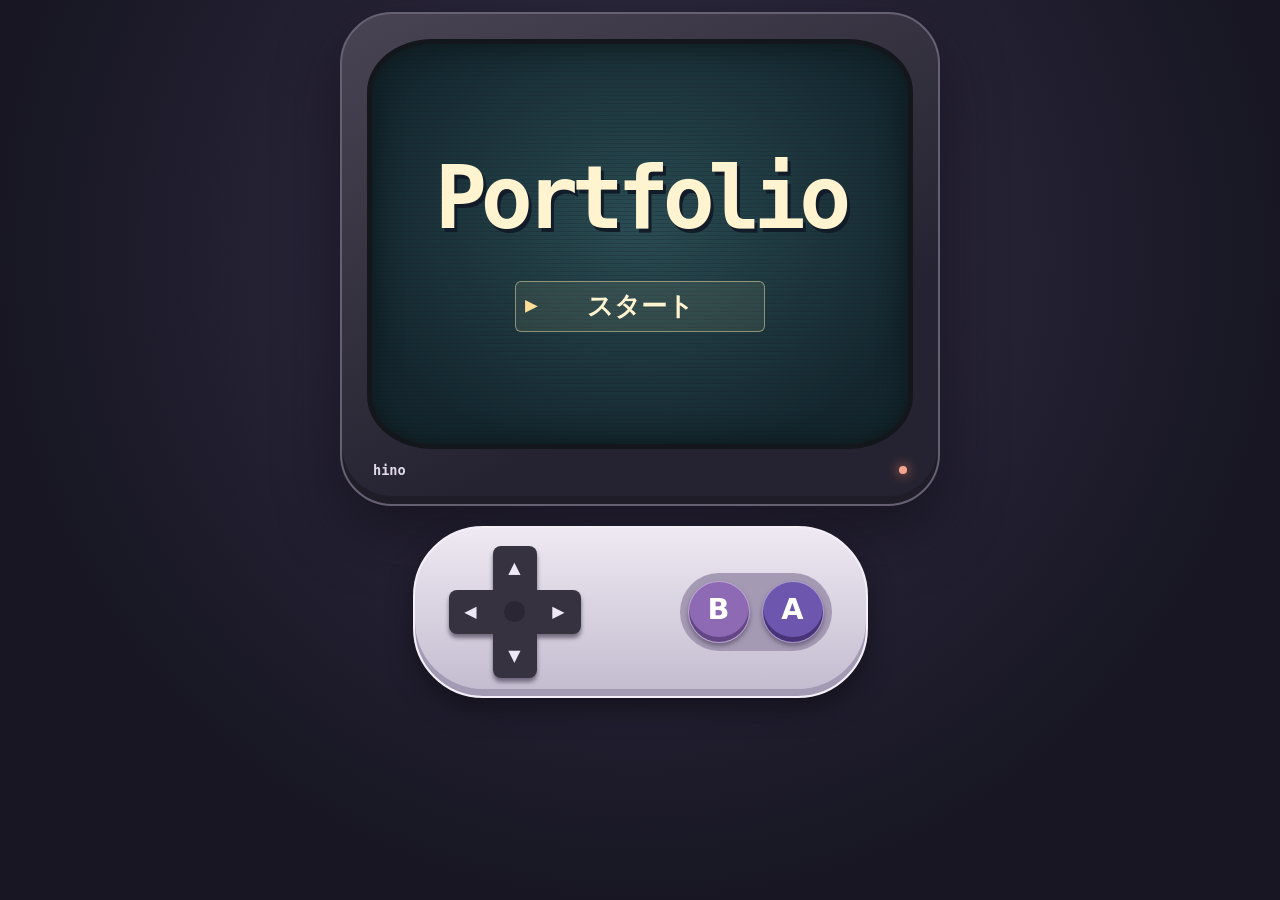
<file: index.html>
<!doctype html>
<html lang="ja">
<head>
<meta charset="utf-8">
<meta name="viewport" content="width=device-width, initial-scale=1">
<title>Portfolio | hino</title>
<link rel="stylesheet" href="./css/style.css">
</head>
<body>
<main aria-label="hinoのポートフォリオ">
  <section class="tv" aria-label="テレビ">
    <div class="screen"><div class="stage" id="stage"></div></div>
    <div class="status"><span>hino</span><span class="light" aria-hidden="true"></span></div>
  </section>
  <section class="controller" aria-label="コントローラー">
    <div class="dpad" role="group" aria-label="十字キー">
      <button type="button" class="direction up" data-step="-1" aria-label="上">▲</button>
      <button type="button" class="direction left" data-step="-1" aria-label="左">◀</button>
      <span class="pivot" aria-hidden="true"></span>
      <button type="button" class="direction right" data-step="1" aria-label="右">▶</button>
      <button type="button" class="direction down" data-step="1" aria-label="下">▼</button>
    </div>
    <div class="actions" role="group" aria-label="戻る・進む">
      <button type="button" class="action back" id="back" aria-label="戻る">B</button>
      <button type="button" class="action" id="next" aria-label="進む">A</button>
    </div>
  </section>
</main>
<script src="./js/script.js"></script>
</body>
</html>
</file>
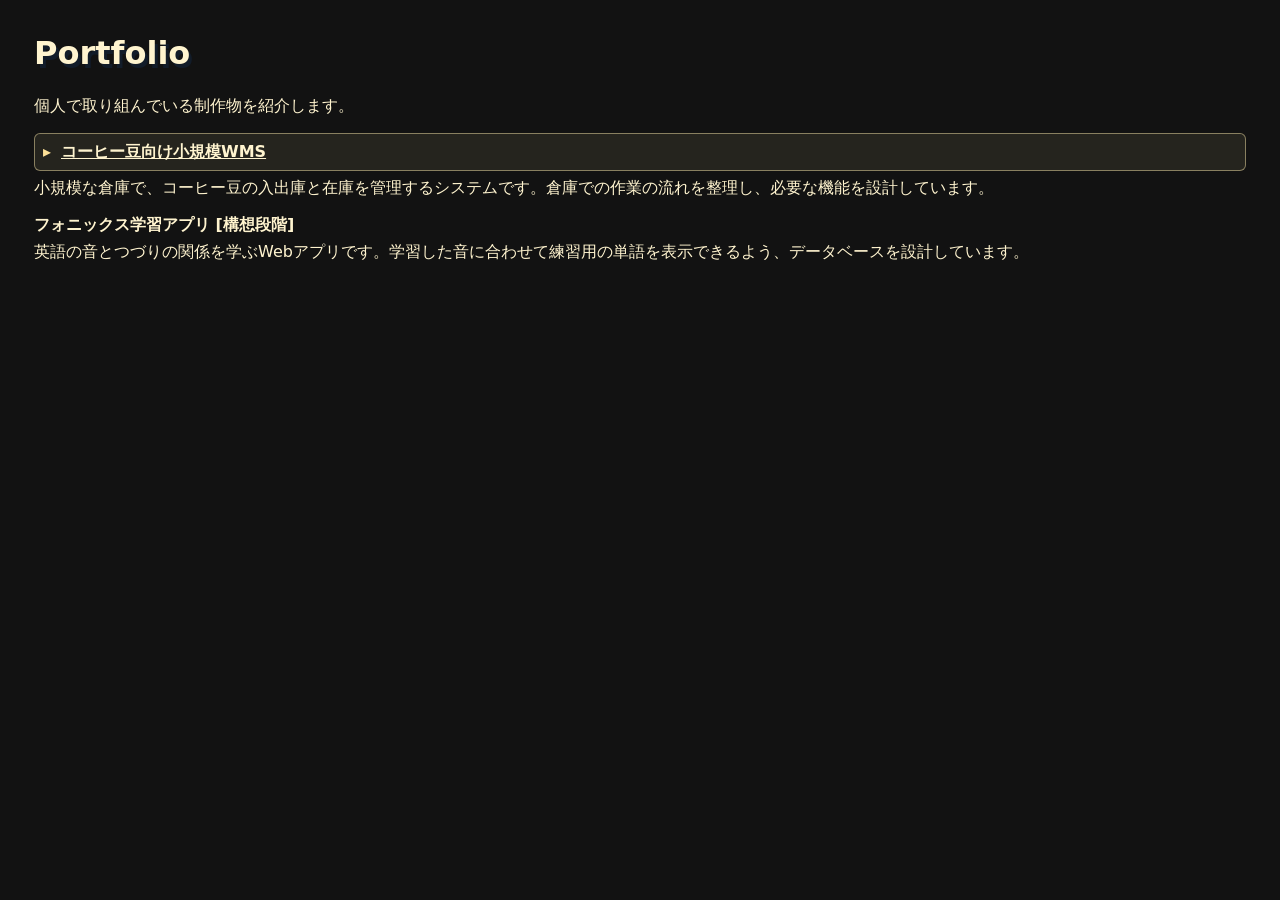
<file: portfolio.html>
<!doctype html>
<html lang="ja">
<head>
  <meta charset="utf-8">
  <meta name="viewport" content="width=device-width, initial-scale=1">
  <title>Portfolio</title>
  <link rel="stylesheet" href="./css/style.css">
  <style>
    /* 選択した作品を枠と三角マークで示す。既存の画面用CSSに重ねる。 */
    .project-link {
      display: block;
      position: relative;
      padding: 8px 10px 8px 26px;
      border: 1px solid transparent;
      border-radius: 6px;
      color: inherit;
    }
    .project-link[aria-current="true"] {
      border-color: #fde9ae77;
      background: #fde9ae15;
    }
    .project-link[aria-current="true"]::before {
      content: "▸";
      position: absolute;
      left: 8px;
      color: #fce097;
    }
  </style>
</head>
<body class="detail-page">
  <article>
    <h1>Portfolio</h1>
    <p>個人で取り組んでいる制作物を紹介します。</p>
    <h2>
      <a class="project-link"
         href="https://github.com/hino-115/Portfolio-Kakuu-WMS"
         target="_blank" rel="noopener noreferrer">
        コーヒー豆向け小規模WMS
      </a>
    </h2>
    <p>小規模な倉庫で、コーヒー豆の入出庫と在庫を管理するシステムです。倉庫での作業の流れを整理し、必要な機能を設計しています。</p>
    <h2>フォニックス学習アプリ [構想段階]</h2>
    <p>英語の音とつづりの関係を学ぶWebアプリです。学習した音に合わせて練習用の単語を表示できるよう、データベースを設計しています。</p>
  </article>
  <script>
    // コントローラーで選べるリンクを集める。作品を追加する場合も project-link を付ける。
    const projectLinks = [...document.querySelectorAll('.project-link')];
    let selectedProject = 0;

    function showSelection(index) {
      if (index < 0 || index >= projectLinks.length) return;
      selectedProject = index;
      projectLinks.forEach((link, position) => {
        link.setAttribute('aria-current', String(position === selectedProject));
      });
      projectLinks[selectedProject].scrollIntoView({ block: 'nearest' });
    }

    // 親画面が決めた選択位置を受け取り、テレビ内の強調表示を更新する。
    window.addEventListener('message', event => {
      if (event.source !== window.parent) return;
      if (event.data?.type !== 'portfolio:selection') return;
      if (Number.isInteger(event.data.index)) showSelection(event.data.index);
    });

    // Tabなどでリンクにフォーカスした場合も、コントローラーの選択と合わせる。
    projectLinks.forEach((link, index) => {
      link.addEventListener('focus', () => {
        showSelection(index);
        if (window.parent !== window) {
          window.parent.postMessage({ type: 'portfolio:focus', index }, '*');
        }
      });
    });

    // テレビ内にフォーカスがある場合のキーボード操作。
    window.addEventListener('keydown', event => {
      if (event.altKey || event.ctrlKey || event.metaKey) return;
      const steps = { ArrowUp: -1, ArrowLeft: -1, ArrowDown: 1, ArrowRight: 1 };
      if (Object.hasOwn(steps, event.key)) {
        event.preventDefault();
        if (window.parent !== window) {
          window.parent.postMessage({ type: 'portfolio:move', step: steps[event.key] }, '*');
        } else if (projectLinks.length > 0) {
          showSelection((selectedProject + steps[event.key] + projectLinks.length) % projectLinks.length);
        }
      } else if (event.key === 'Escape' && !event.repeat && window.parent !== window) {
        window.parent.postMessage('portfolio:back', '*');
      } else if (event.key === 'Enter' && !event.repeat) {
        event.preventDefault();
        projectLinks[selectedProject]?.click();
      }
    });

    // Portfolio画面を開いたら最初の作品を選択し、親画面へリンク一覧を渡す。
    showSelection(0);
    if (window.parent !== window) {
      window.parent.postMessage({
        type: 'portfolio:ready',
        links: projectLinks.map(link => link.href)
      }, '*');
    }
  </script>
</body>
</html>
</file>
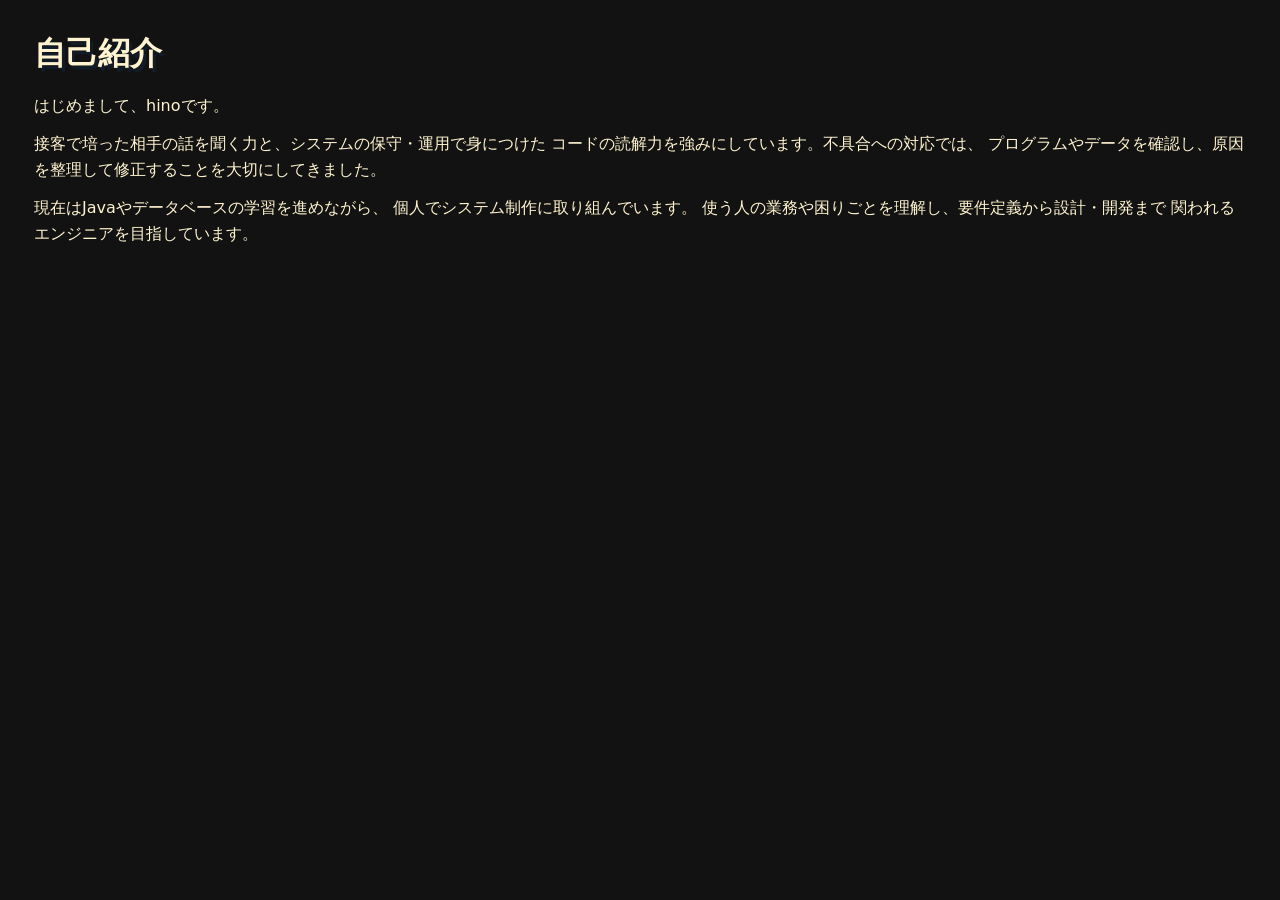
<file: profile.html>
<!doctype html>
<html lang="ja">

<head>
    <meta charset="utf-8">
    <meta name="viewport" content="width=device-width, initial-scale=1">
    <title>自己紹介</title>
    <link rel="stylesheet" href="./css/style.css">
</head>

<body class="detail-page">
    <article>
        <h1>自己紹介</h1>
        <p>はじめまして、hinoです。</p>
        <p>
            接客で培った相手の話を聞く力と、システムの保守・運用で身につけた
            コードの読解力を強みにしています。不具合への対応では、
            プログラムやデータを確認し、原因を整理して修正することを大切にしてきました。
        </p>
        <p>
            現在はJavaやデータベースの学習を進めながら、
            個人でシステム制作に取り組んでいます。
            使う人の業務や困りごとを理解し、要件定義から設計・開発まで
            関われるエンジニアを目指しています。
        </p>
    </article>
    <script>
        // テレビ内にフォーカスがあるときの Esc を親画面に伝える。
        window.addEventListener('keydown', event => {
            if (event.key === 'Escape' && !event.repeat && window.parent !== window) {
                window.parent.postMessage('portfolio:back', '*');
            }
        });
    </script>
</body>

</html>
</file>
<file: css/style.css>
/* 幅と高さの計算に内側の余白と枠線を含める。 */
* {
	box-sizing: border-box
}

:root {
	color-scheme: dark
}

/* ページに背景を付け、テレビとコントローラーをまとめて上寄せし、左右中央に置く。 */
body {
	margin: 0;
	min-height: 100svh;
	display: grid;
	place-items: start center;
	padding: 12px 14px 24px;
	background: radial-gradient(ellipse at 50% 28%, #36304a, #171622 72%);
	color: #f9f4ff;
	font: 16px system-ui, sans-serif
}

/* 全体の幅を最大600pxに制限し、狭い画面では使える幅に合わせる。 */
main {
	width: min(100%, 600px)
}

/* テレビの外枠。角丸、グラデーション、影で厚みを出す。 */
.tv {
	padding: clamp(11px, 3vw, 25px);
	border-radius: clamp(22px, 6vw, 52px);
	background: linear-gradient(155deg, #494453, #252331 70%);
	border: 2px solid #666073;
	box-shadow: inset 0 -8px 0 #1f1d28, 0 25px 60px #100d18aa
}

/* テレビ画面の比率を4:3に保つ。細い横線とグラデーションでブラウン管風に見せる。 */
.screen {
	aspect-ratio: 4/3;
	position: relative;
	display: grid;
	place-items: center;
	text-align: center;
	overflow: hidden;
	border: 5px solid #13171c;
	border-radius: 12% / 13%;
	background: repeating-linear-gradient(transparent 0 3px, #17172b38 3px 4px), radial-gradient(ellipse at 50% 45%, #294c52, #14272e 78%);
	box-shadow: inset 0 0 28px #0b171a;
	color: #fff4cf;
	padding: 16px
}

/* JavaScriptがタイトルやメニューを表示する領域。 */
.stage {
	width: 100%
}

h1,
h2,
p {
	margin: 0
}

/* スタート画面のタイトル。clamp()で文字サイズと下の余白を画面幅に応じて調整する。 */
h1 {
	font: 900 clamp(2.2rem, 9vw, 5.4rem)/1 ui-monospace, monospace;
	letter-spacing: -.075em;
	text-shadow: 3px 4px #121c29;
	margin-bottom: clamp(16px, 5vw, 40px)
}

h2 {
	font-size: clamp(1.2rem, 5vw, 2.4rem);
	line-height: 1.25
}

/* メニューの選択肢を縦に並べ、左右中央に配置する。 */
.options {
	display: grid;
	justify-content: center;
	gap: 9px
}

button {
	font: inherit;
	cursor: pointer;
	touch-action: manipulation
}

/* キーボードで操作対象になったボタンを黄色い輪郭で示す。 */
button:focus-visible {
	outline: 3px solid #ffdc73;
	outline-offset: 3px;
	z-index: 2
}

/* メニューの項目。高さを44px以上にしてタップできる領域を確保する。 */
.option {
	position: relative;
	border: 1px solid transparent;
	background: transparent;
	color: inherit;
	border-radius: 6px;
	min-width: clamp(135px, 33vw, 250px);
	min-height: 44px;
	padding: 7px 24px;
	font-weight: 800;
	font-size: clamp(1rem, 3.8vw, 1.6rem)
}

/* JavaScriptが選択中の項目に設定する属性を使い、枠と背景を強調する。 */
.option[aria-current=true] {
	border-color: #fde9ae77;
	background: #fde9ae15
}

/* 選択中の項目の左側に三角マークを出す。 */
.option[aria-current=true]::before {
	content: "▸";
	position: absolute;
	left: 9px;
	color: #fce097
}

/* テレビ枠の下に表示名と電源ランプを左右に並べる。 */
.status {
	display: flex;
	align-items: center;
	justify-content: space-between;
	padding: 13px 6px 1px;
	color: #e1d9ec;
	font: 700 .85rem ui-monospace, monospace
}

.light {
	width: 8px;
	height: 8px;
	background: #f8a38d;
	border-radius: 50%;
	box-shadow: 0 0 12px #f58869
}

/* コントローラーの外枠。十字キーと丸ボタンを左右に配置する。 */
.controller {
	width: min(100%, 455px);
	position: relative;
	display: flex;
	align-items: center;
	justify-content: space-between;
	gap: 12px;
	margin: 20px auto 15px;
	padding: 18px clamp(14px, 5vw, 34px);
	border-radius: 70px;
	background: linear-gradient(#eee9f2, #c2bbcf);
	border: 2px solid #f4eff8;
	box-shadow: inset 0 -7px #a39ab4, 0 12px 25px #100d18aa
}

/* 十字キーを3行×3列で組む。--unitは1マスの幅と高さ。 */
.dpad {
	--unit: clamp(36px, 10vw, 44px);
	display: grid;
	grid-template-columns: repeat(3, var(--unit));
	grid-template-rows: repeat(3, var(--unit));
	filter: drop-shadow(0 4px 2px #70687c)
}

.direction,
.pivot {
	border: 0;
	background: #363240;
	color: #eee7f6;
	display: grid;
	place-items: center
}

.direction:active,
.direction[data-pressed] {
	background: #585065
}

/* 各方向と中心の位置をgrid-areaの行番号・列番号で指定する。 */
.up {
	grid-area: 1/2;
	border-radius: 8px 8px 0 0
}

.left {
	grid-area: 2/1;
	border-radius: 8px 0 0 8px
}

.pivot {
	grid-area: 2/2
}

/* 十字キーの中央に丸いくぼみを描く。 */
.pivot::after {
	content: "";
	width: 48%;
	aspect-ratio: 1;
	background: #2a2634;
	border-radius: 50%
}

.right {
	grid-area: 2/3;
	border-radius: 0 8px 8px 0
}

.down {
	grid-area: 3/2;
	border-radius: 0 0 8px 8px
}

/* 進む・戻るボタンを横に並べ、台座の色と余白を設定する。 */
.actions {
	display: flex;
	gap: clamp(6px, 2vw, 12px);
	padding: 8px;
	border-radius: 45px;
	background: #a49ab4
}

/* 縦横比を1:1にして丸ボタンを作る。内側の影で厚みを出す。 */
.action {
	width: clamp(42px, 12vw, 62px);
	aspect-ratio: 1;
	border-radius: 50%;
	border: 1px solid #fff6;
	color: white;
	font-size: clamp(1.3rem, 4vw, 1.8rem);
	font-weight: 800;
	background: #6d56ad;
	box-shadow: inset 0 -5px #483378, 0 3px 4px #4d415c99;
	padding-bottom: 6px
}

/* 戻るボタンの配色を設定する。 */
.action.back {
	background: #8e6ab5;
	box-shadow: inset 0 -5px #634683, 0 3px 4px #4d415c99
}

/* 押している間だけボタンを下に2pxずらす。 */
.action:active {
	transform: translateY(2px)
}

/* テレビの枠内に、自己紹介や作品紹介のHTMLを表示する。 */
.detail-frame {
	position: absolute;
	inset: 0;
	width: 100%;
	height: 100%;
	border: 0;
}

/* 詳細HTMLの本文。画面に収まらない場合はテレビ内をスクロールできる。 */
body.detail-page {
	display: block;
	min-height: 0;
	padding: clamp(18px, 5vw, 34px);
	background: transparent;
	color: #fff4cf;
	text-align: left;
	font-size: clamp(.85rem, 3.4vw, 1rem);
	line-height: 1.65;
}

.detail-page h1 {
	margin: 0 0 .65em;
	font: 800 clamp(1.25rem, 5vw, 2rem)/1.2 system-ui, sans-serif;
	letter-spacing: normal;
}

.detail-page h2 {
	margin: .85em 0 .25em;
	font-size: 1em;
}

.detail-page p+p {
	margin-top: .7em;
}

.detail-page a {
    color: inherit;
}
</file>
